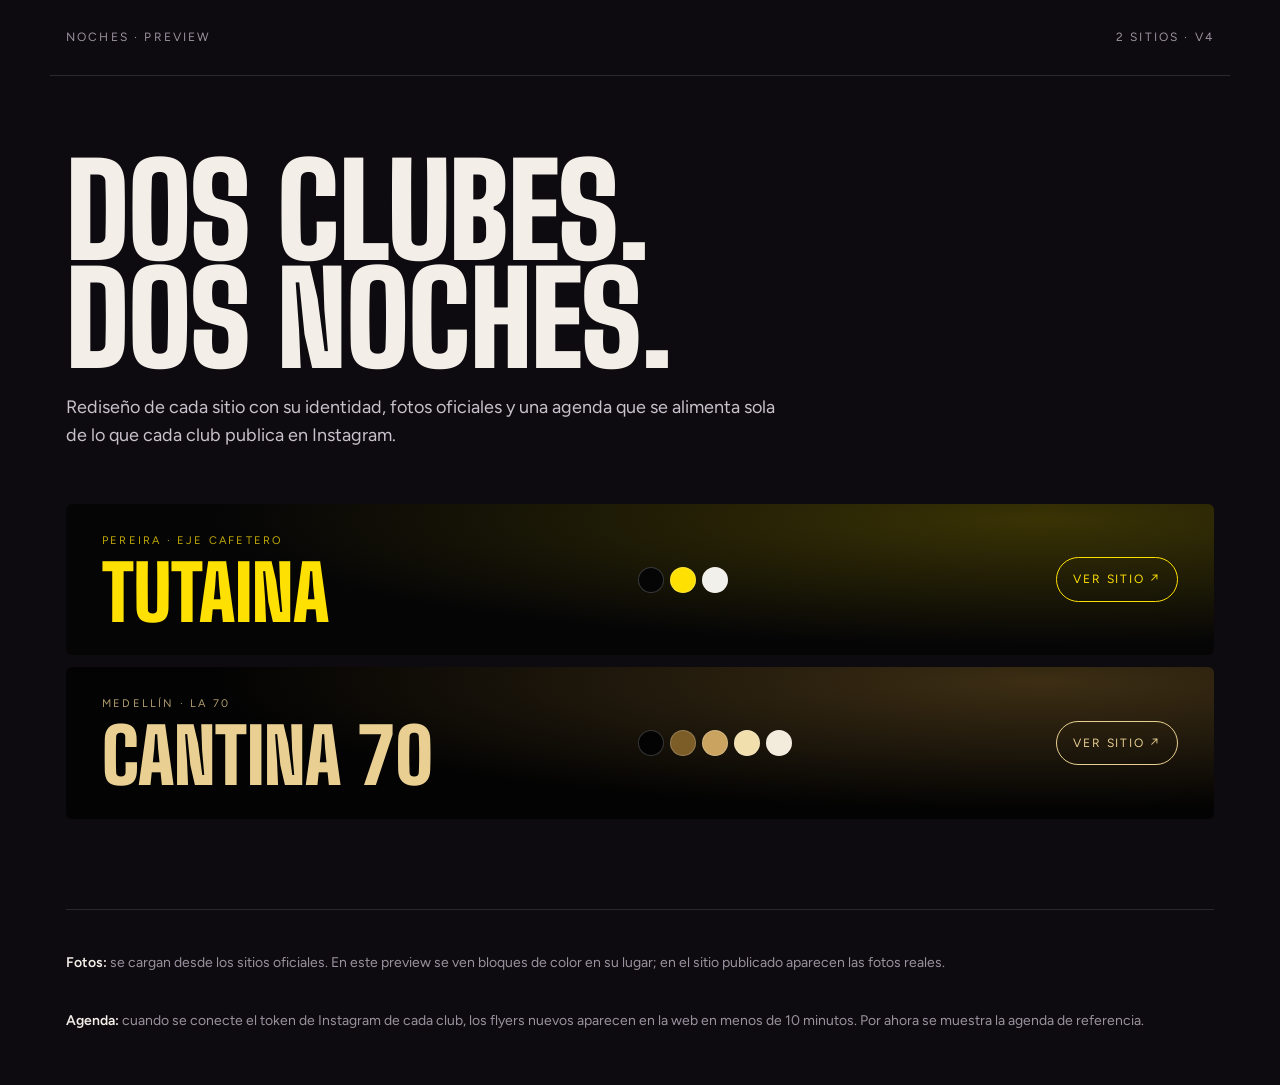
<file: index.html>
<!doctype html>
<html lang="es"><head><meta charset="utf-8"><meta name="viewport" content="width=device-width,initial-scale=1,viewport-fit=cover">
<title>Noches Previews</title>
<meta name="robots" content="noindex">
<meta name="claude:viewport-fit-sides" content="cover">
<link rel="preconnect" href="https://fonts.googleapis.com"><link rel="preconnect" href="https://fonts.gstatic.com" crossorigin>
<link href="https://fonts.googleapis.com/css2?family=Big+Shoulders+Display:wght@700;900&family=Figtree:wght@400;500;600&display=swap" rel="stylesheet">
<link rel="stylesheet" href="css/hub.css"></head>
<body>
<header><div class="wrap"><span>Noches · preview</span><span>2 sitios · v4</span></div></header>
<main class="wrap">
  <section class="intro">
    <h1>Dos clubes.<br>Dos noches.</h1>
    <p>Rediseño de cada sitio con su identidad, fotos oficiales y una agenda que se alimenta sola de lo que cada club publica en Instagram.</p>
  </section>
  <nav class="list" aria-label="Clubes">
    <a class="club tutaina" href="tutaina/index.html"><div><small>Pereira · Eje Cafetero</small><b>Tutaina</b></div><div><div class="sw"><i class="c1"></i><i class="c2"></i><i class="c3"></i></div></div><span class="go">Ver sitio ↗</span></a>
    <a class="club cantina" href="cantina-70/index.html"><div><small>Medellín · La 70</small><b>Cantina 70</b></div><div><div class="sw"><i class="c4"></i><i class="c5"></i><i class="c6"></i><i class="c7"></i><i class="c8"></i></div></div><span class="go">Ver sitio ↗</span></a>
  </nav>
  <section class="note">
    <p><strong>Fotos:</strong> se cargan desde los sitios oficiales. En este preview se ven bloques de color en su lugar; en el sitio publicado aparecen las fotos reales.</p>
    <p><strong>Agenda:</strong> cuando se conecte el token de Instagram de cada club, los flyers nuevos aparecen en la web en menos de 10 minutos. Por ahora se muestra la agenda de referencia.</p>
  </section>
</main>
</body></html>
</file>
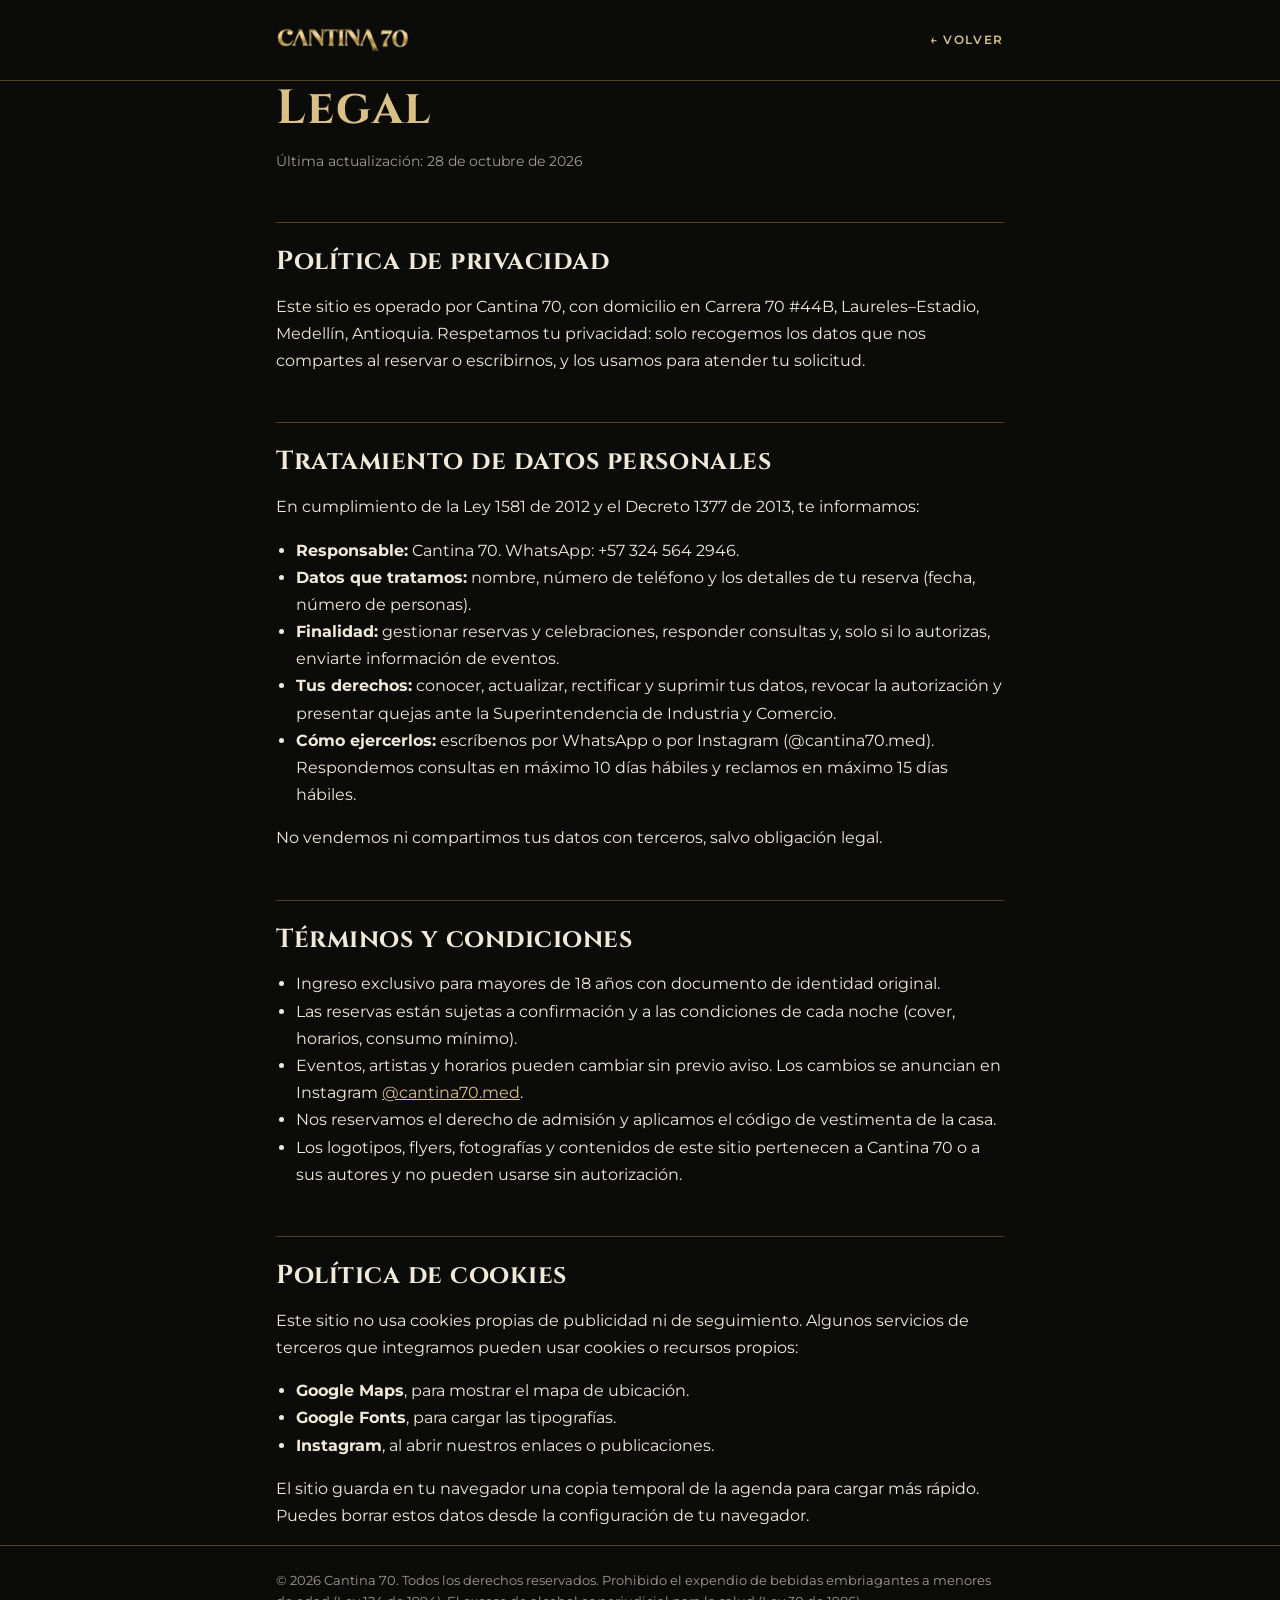
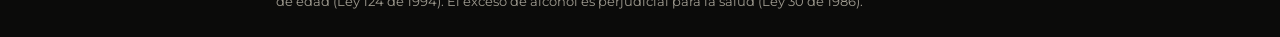
<file: cantina-70/legal.html>
<!doctype html>
<html lang="es-CO">
<head>
<meta charset="utf-8">
<meta name="viewport" content="width=device-width,initial-scale=1,viewport-fit=cover">
<title>Legal | Cantina 70</title>
<meta name="description" content="Política de privacidad, tratamiento de datos personales, términos y condiciones y cookies de Cantina 70.">
<meta name="robots" content="noindex,follow">
<link rel="canonical" href="https://cantina70.com/legal.html">
<link rel="icon" href="img/icon-32.png" sizes="32x32" type="image/png">
<link rel="preconnect" href="https://fonts.googleapis.com"><link rel="preconnect" href="https://fonts.gstatic.com" crossorigin>
<link href="https://fonts.googleapis.com/css2?family=Cinzel:wght@700&family=Montserrat:wght@400;600;700&display=swap" rel="stylesheet">
<link rel="stylesheet" href="css/legal.css">
</head>
<body>
<header><div class="wrap"><a href="index.html" aria-label="Cantina 70, inicio"><img src="img/logo-cantina70.webp" alt="Cantina 70" width="456" height="102"></a><a class="back" href="index.html">← Volver</a></div></header>
<main class="wrap">
  <h1>Legal</h1>
  <p class="muted">Última actualización: 28 de octubre de 2026</p>

  <h2 id="privacidad">Política de privacidad</h2>
  <p>Este sitio es operado por Cantina 70, con domicilio en Carrera 70 #44B, Laureles–Estadio, Medellín, Antioquia. Respetamos tu privacidad: solo recogemos los datos que nos compartes al reservar o escribirnos, y los usamos para atender tu solicitud.</p>

  <h2 id="datos">Tratamiento de datos personales</h2>
  <p>En cumplimiento de la Ley 1581 de 2012 y el Decreto 1377 de 2013, te informamos:</p>
  <ul>
    <li><strong>Responsable:</strong> Cantina 70. WhatsApp: +57 324 564 2946.</li>
    <li><strong>Datos que tratamos:</strong> nombre, número de teléfono y los detalles de tu reserva (fecha, número de personas).</li>
    <li><strong>Finalidad:</strong> gestionar reservas y celebraciones, responder consultas y, solo si lo autorizas, enviarte información de eventos.</li>
    <li><strong>Tus derechos:</strong> conocer, actualizar, rectificar y suprimir tus datos, revocar la autorización y presentar quejas ante la Superintendencia de Industria y Comercio.</li>
    <li><strong>Cómo ejercerlos:</strong> escríbenos por WhatsApp o por Instagram (@cantina70.med). Respondemos consultas en máximo 10 días hábiles y reclamos en máximo 15 días hábiles.</li>
  </ul>
  <p>No vendemos ni compartimos tus datos con terceros, salvo obligación legal.</p>

  <h2 id="terminos">Términos y condiciones</h2>
  <ul>
    <li>Ingreso exclusivo para mayores de 18 años con documento de identidad original.</li>
    <li>Las reservas están sujetas a confirmación y a las condiciones de cada noche (cover, horarios, consumo mínimo).</li>
    <li>Eventos, artistas y horarios pueden cambiar sin previo aviso. Los cambios se anuncian en Instagram <a href="https://www.instagram.com/cantina70.med/" target="_blank" rel="noopener">@cantina70.med</a>.</li>
    <li>Nos reservamos el derecho de admisión y aplicamos el código de vestimenta de la casa.</li>
    <li>Los logotipos, flyers, fotografías y contenidos de este sitio pertenecen a Cantina 70 o a sus autores y no pueden usarse sin autorización.</li>
  </ul>

  <h2 id="cookies">Política de cookies</h2>
  <p>Este sitio no usa cookies propias de publicidad ni de seguimiento. Algunos servicios de terceros que integramos pueden usar cookies o recursos propios:</p>
  <ul>
    <li><strong>Google Maps</strong>, para mostrar el mapa de ubicación.</li>
    <li><strong>Google Fonts</strong>, para cargar las tipografías.</li>
    <li><strong>Instagram</strong>, al abrir nuestros enlaces o publicaciones.</li>
  </ul>
  <p>El sitio guarda en tu navegador una copia temporal de la agenda para cargar más rápido. Puedes borrar estos datos desde la configuración de tu navegador.</p>
</main>
<footer><div class="wrap"><p>© 2026 Cantina 70. Todos los derechos reservados. Prohibido el expendio de bebidas embriagantes a menores de edad (Ley 124 de 1994). El exceso de alcohol es perjudicial para la salud (Ley 30 de 1986).</p></div></footer>
</body>
</html>
</file>
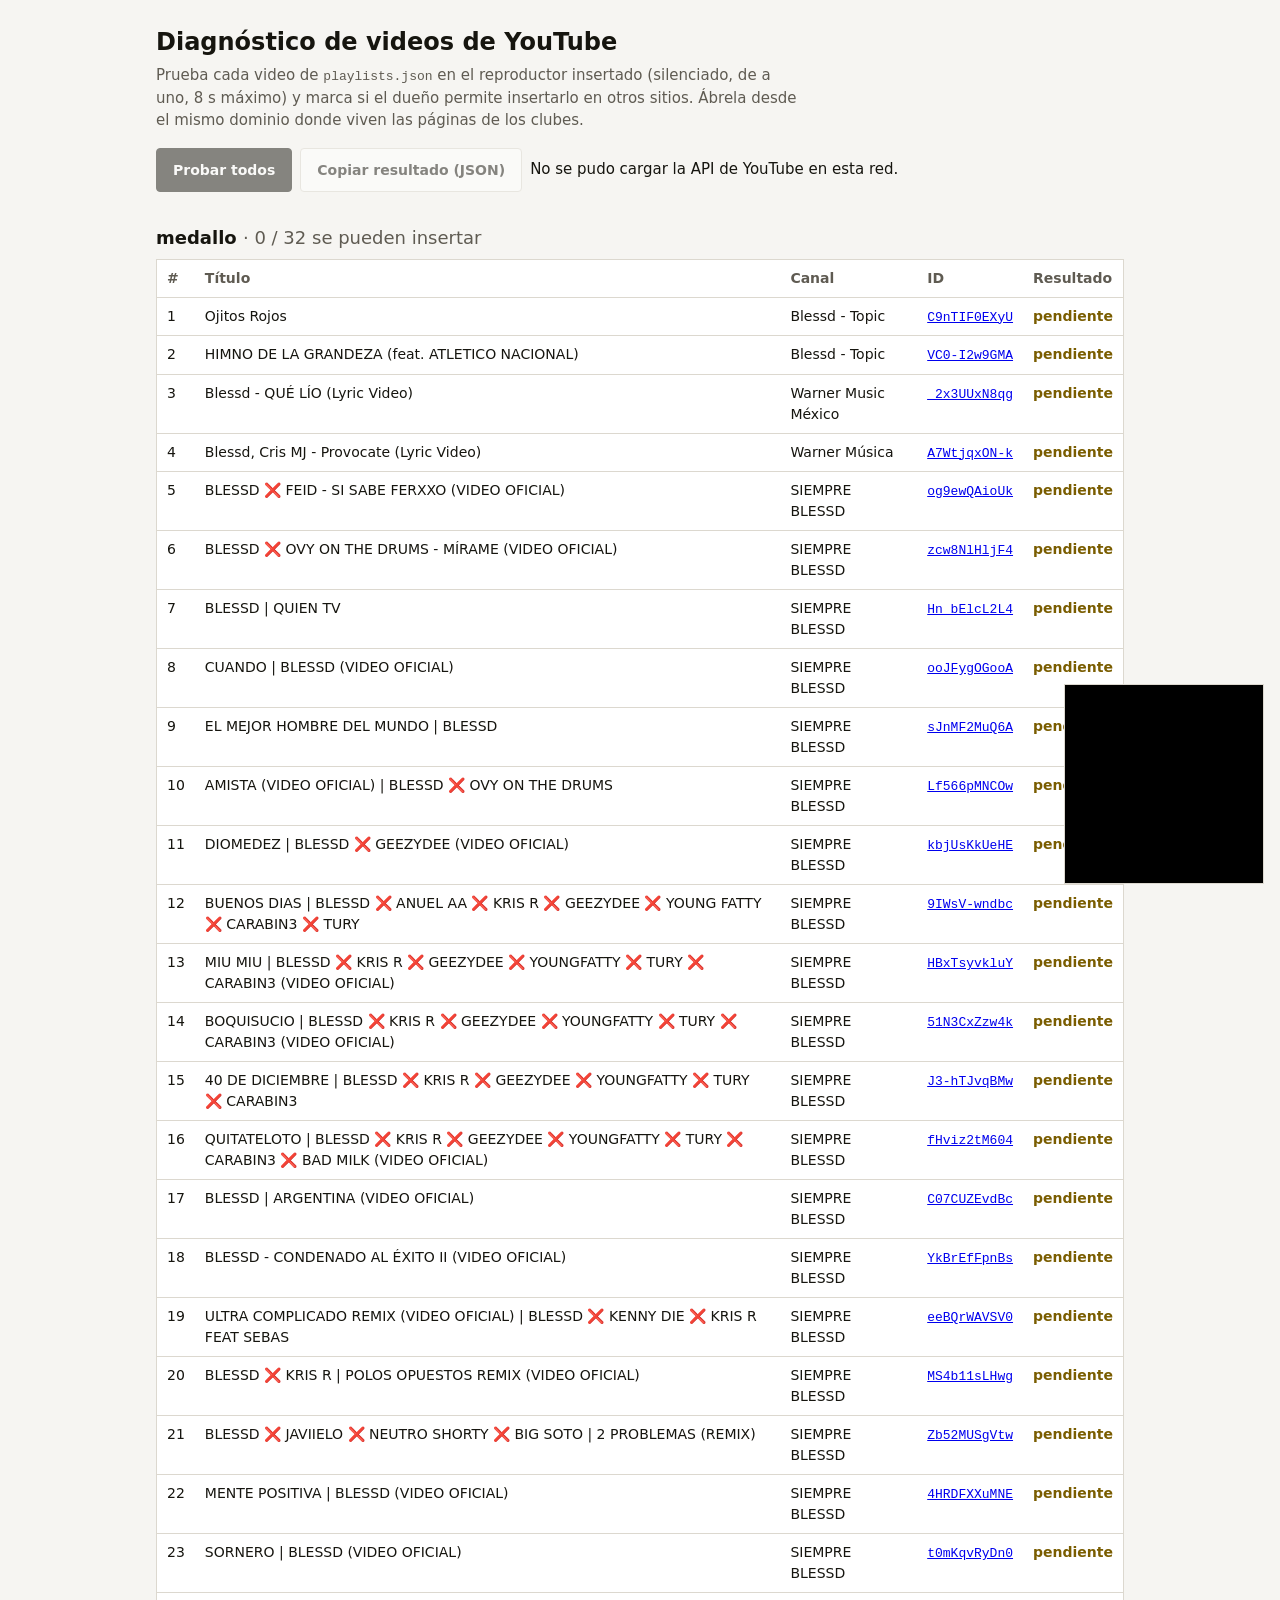
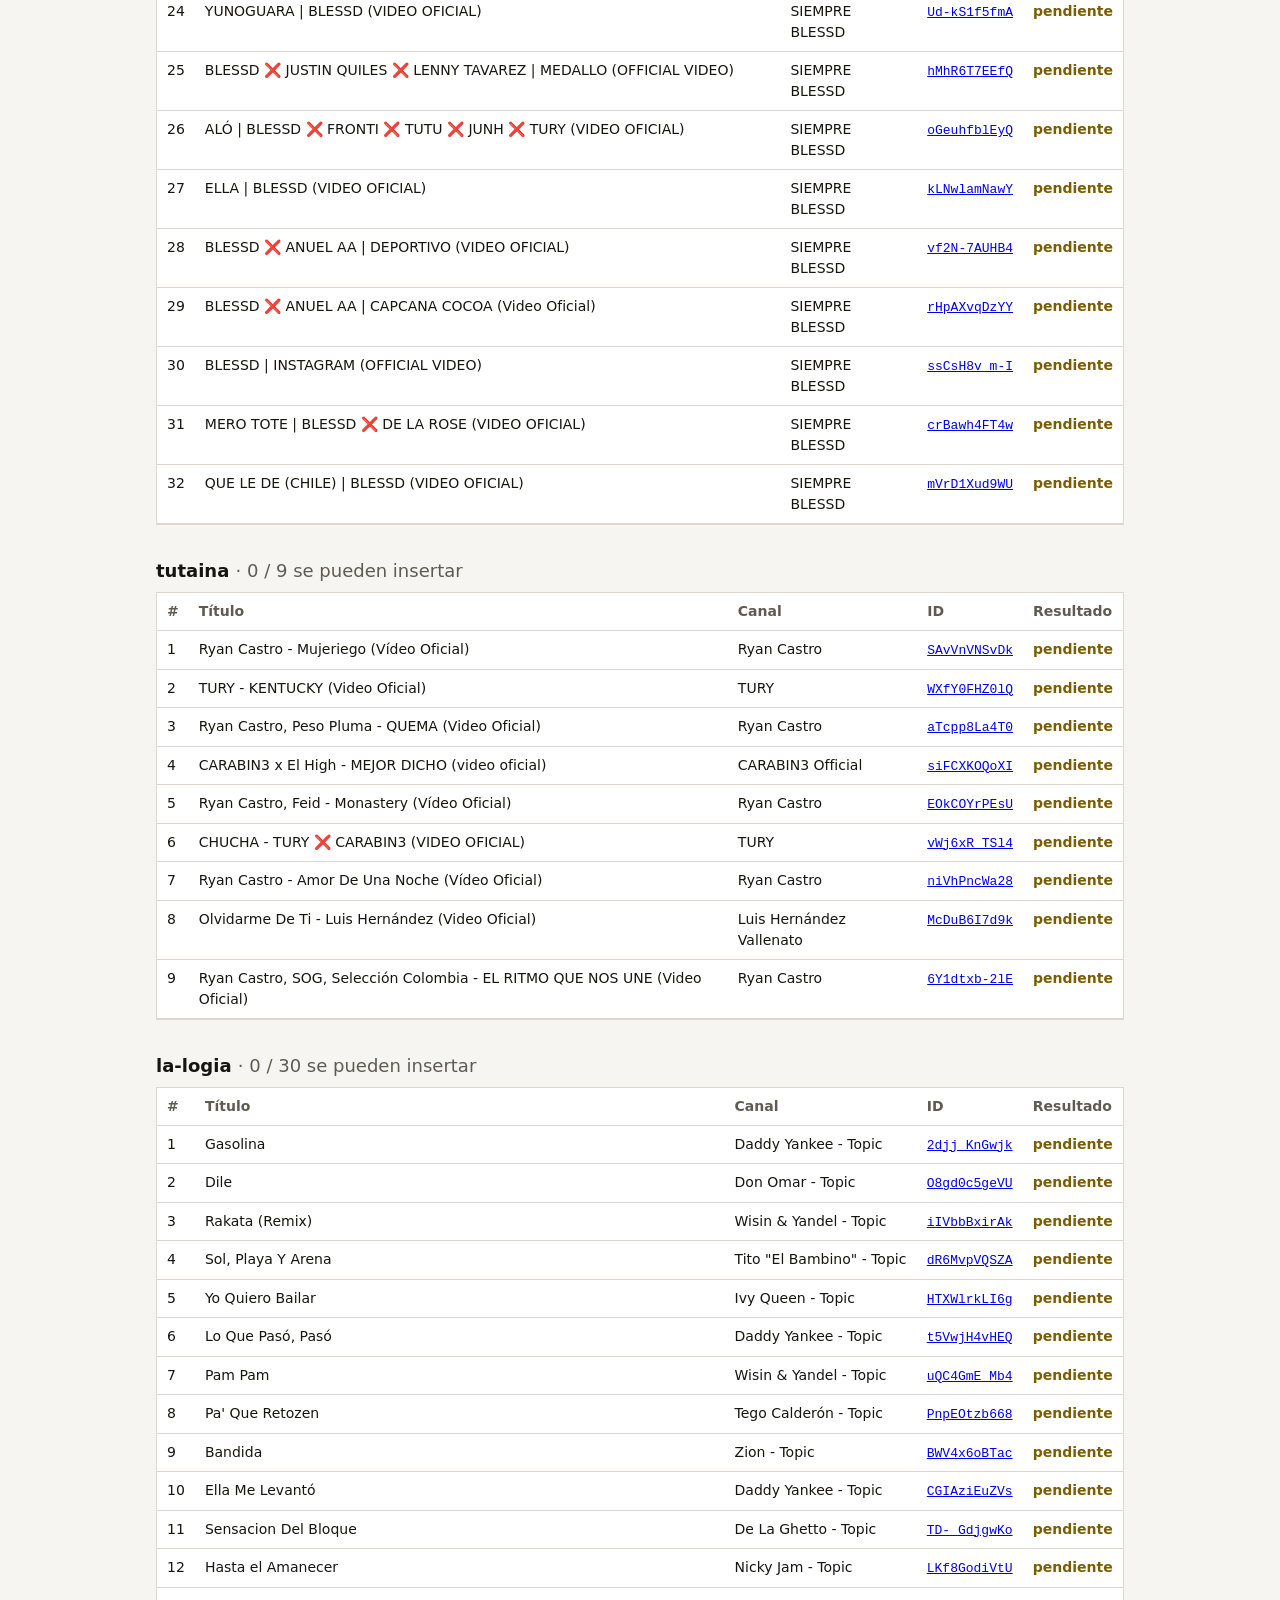
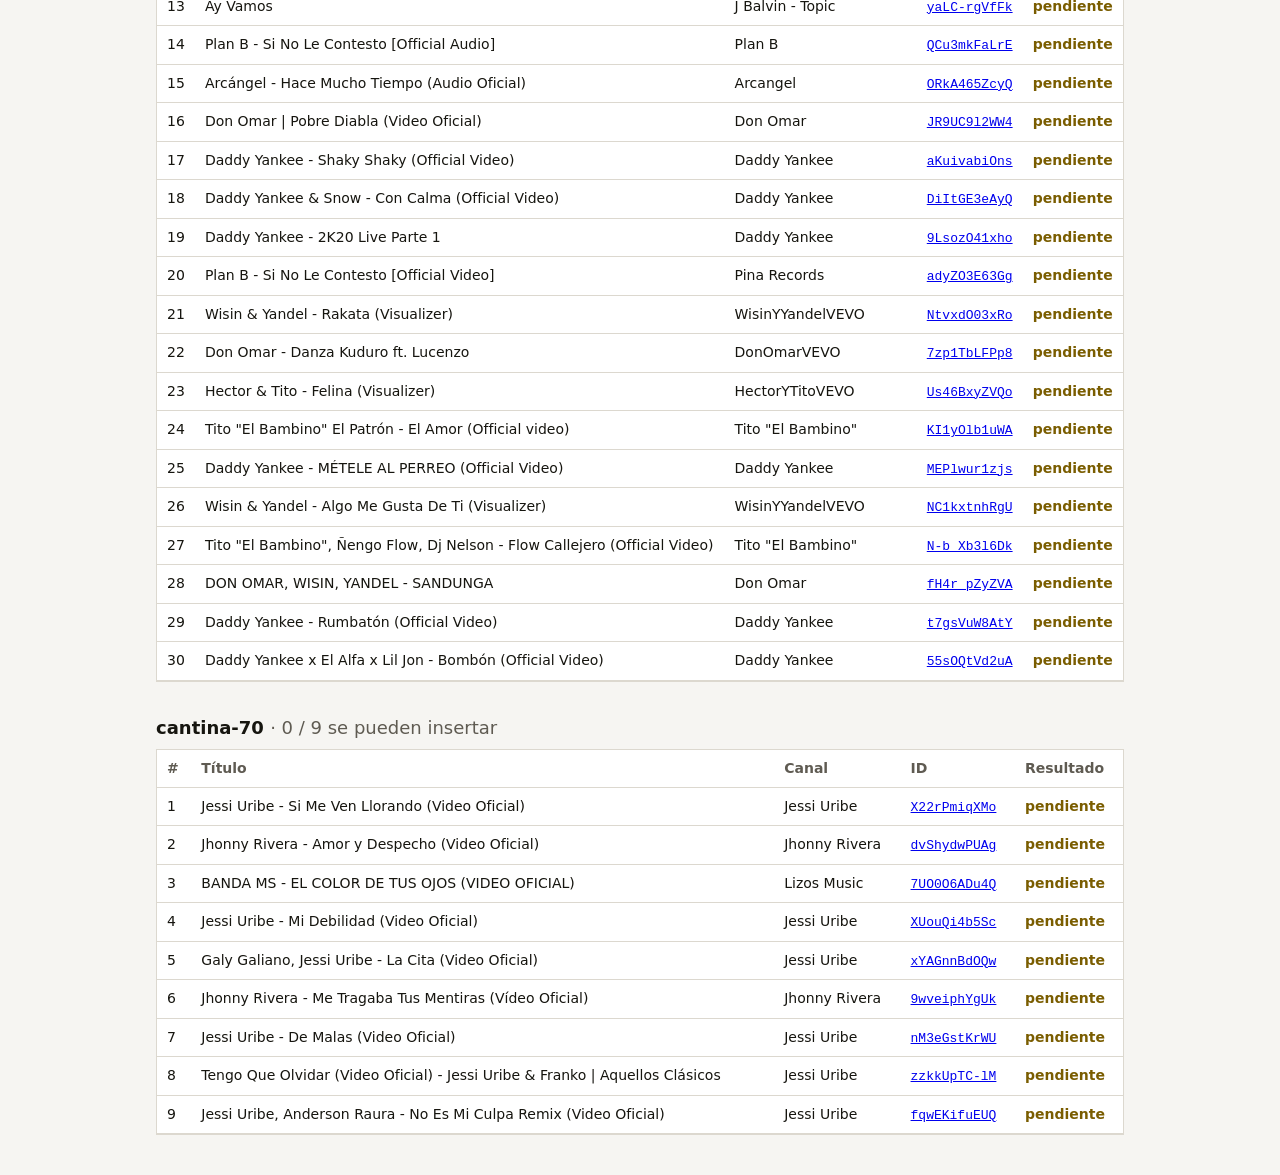
<file: shared/yt-check.html>
<!doctype html>
<html lang="es">
<head>
<meta charset="utf-8">
<meta name="viewport" content="width=device-width,initial-scale=1">
<meta name="robots" content="noindex">
<title>Diagnóstico YouTube</title>
<style>
:root{
  color-scheme:light dark;
  --bg:#f6f5f2;--surface:#fff;--ink:#16150f;--muted:#5f5b52;--rule:#dcd8cf;--ok:#1d6b3a;--bad:#a1281e;--wait:#7a5d00;--accent:#16150f;--on-accent:#fff;
  --font:system-ui,-apple-system,"Segoe UI",Roboto,sans-serif;
}
@media (prefers-color-scheme:dark){:root:not([data-theme="light"]){--bg:#111110;--surface:#1a1a18;--ink:#f1efe9;--muted:#a8a397;--rule:#33322e;--ok:#5fcf8a;--bad:#ff8a7a;--wait:#e0c060;--accent:#f1efe9;--on-accent:#111110}}
:root[data-theme="dark"]{--bg:#111110;--surface:#1a1a18;--ink:#f1efe9;--muted:#a8a397;--rule:#33322e;--ok:#5fcf8a;--bad:#ff8a7a;--wait:#e0c060;--accent:#f1efe9;--on-accent:#111110}
*{box-sizing:border-box}
body{margin:0;background:var(--bg);color:var(--ink);font:15px/1.5 var(--font)}
main{max-width:1000px;margin:0 auto;padding:24px 16px 64px}
h1{font-size:24px;margin:0 0 4px}
h2{font-size:18px;margin:32px 0 8px}
p{margin:0 0 12px;color:var(--muted);max-width:68ch}
.bar{display:flex;flex-wrap:wrap;gap:8px;align-items:center;margin:16px 0}
button{min-height:44px;padding:0 16px;border:1px solid var(--rule);background:var(--surface);color:var(--ink);font:600 14px var(--font);cursor:pointer;border-radius:4px}
button.primary{background:var(--accent);color:var(--on-accent);border-color:var(--accent)}
button:disabled{opacity:.5;cursor:default}
button:focus-visible{outline:2px solid var(--ink);outline-offset:2px}
#status{font-variant-numeric:tabular-nums}
.wrap{overflow-x:auto;border:1px solid var(--rule);background:var(--surface)}
table{width:100%;border-collapse:collapse;font-size:14px}
th,td{text-align:left;padding:8px 10px;border-bottom:1px solid var(--rule);vertical-align:top}
th{font-weight:600;color:var(--muted)}
td.r{white-space:nowrap;font-weight:600}
.ok{color:var(--ok)}.bad{color:var(--bad)}.wait{color:var(--wait)}
code{font-size:13px}
#stage{position:fixed;right:16px;bottom:16px;width:200px;height:200px;border:1px solid var(--rule);background:#000}
#stage>*{width:200px;height:200px;display:block}
@media(max-width:600px){#stage{position:static;margin:16px 0}}
</style>
</head>
<body>
<main>
  <h1>Diagnóstico de videos de YouTube</h1>
  <p>Prueba cada video de <code>playlists.json</code> en el reproductor insertado (silenciado, de a uno, 8&nbsp;s máximo) y marca si el dueño permite insertarlo en otros sitios. Ábrela desde el mismo dominio donde viven las páginas de los clubes.</p>
  <div class="bar">
    <button class="primary" id="run" type="button" disabled>Probar todos</button>
    <button id="copy" type="button" disabled>Copiar resultado (JSON)</button>
    <span id="status" role="status" aria-live="polite">Cargando lista…</span>
  </div>
  <div id="out"></div>
  <div id="stage" aria-hidden="true"><div id="probe"></div></div>
</main>
<script>
(function () {
  "use strict";
  var LIST = null, RES = {}, ytReady = false, running = false;
  var $ = function (id) { return document.getElementById(id); };
  var CODES = { 2: "parámetro inválido", 5: "error HTML5", 100: "no existe o es privado", 101: "inserción desactivada", 150: "inserción desactivada", 153: "falta referer / bloqueado" };

  function esc(s) { return String(s).replace(/[&<>"]/g, function (c) { return { "&": "&amp;", "<": "&lt;", ">": "&gt;", '"': "&quot;" }[c]; }); }
  function status(t) { $("status").textContent = t; }

  function draw() {
    var h = "";
    Object.keys(LIST).forEach(function (club) {
      var rows = LIST[club], ok = 0;
      rows.forEach(function (t) { var r = RES[t.id]; if (r && r.ok) ok++; });
      h += "<h2>" + esc(club) + ' <span style="font-weight:400;color:var(--muted)">· ' + ok + " / " + rows.length + " se pueden insertar</span></h2>";
      h += '<div class="wrap"><table><thead><tr><th>#</th><th>Título</th><th>Canal</th><th>ID</th><th>Resultado</th></tr></thead><tbody>';
      rows.forEach(function (t, i) {
        var r = RES[t.id], cell = '<span class="wait">pendiente</span>';
        if (r) cell = r.ok ? '<span class="ok">✅ se puede insertar</span>'
          : r.code === "timeout" ? '<span class="wait">⏱ sin respuesta (8 s)</span>'
          : '<span class="bad">❌ ' + esc(r.code) + (CODES[r.code] ? " · " + CODES[r.code] : "") + "</span>";
        h += "<tr><td>" + (i + 1) + "</td><td>" + esc(t.title) + "</td><td>" + esc(t.channel) + '</td><td><a href="https://www.youtube.com/watch?v=' + encodeURIComponent(t.id) + '" target="_blank" rel="noopener"><code>' + esc(t.id) + '</code></a></td><td class="r">' + cell + "</td></tr>";
      });
      h += "</tbody></table></div>";
    });
    $("out").innerHTML = h;
  }

  function probe(id) {
    return new Promise(function (resolve) {
      var done = false, player = null;
      var slot = document.createElement("div"); $("stage").innerHTML = ""; $("stage").appendChild(slot);
      function finish(r) {
        if (done) return; done = true; clearTimeout(to);
        try { player && player.destroy(); } catch (e) {}
        resolve(r);
      }
      var to = setTimeout(function () { finish({ ok: false, code: "timeout" }); }, 8000);
      try {
        player = new YT.Player(slot, {
          host: "https://www.youtube-nocookie.com", width: 200, height: 200, videoId: id,
          playerVars: { autoplay: 1, mute: 1, playsinline: 1, rel: 0, modestbranding: 1, origin: location.origin },
          events: {
            onReady: function (e) { try { e.target.mute(); e.target.playVideo(); } catch (x) {} },
            onStateChange: function (e) { if (e.data === 1) finish({ ok: true }); },
            onError: function (e) { finish({ ok: false, code: e.data }); }
          }
        });
      } catch (e) { finish({ ok: false, code: "api" }); }
    });
  }

  function run() {
    if (running || !ytReady || !LIST) return;
    running = true; $("run").disabled = true; RES = {}; draw();
    var queue = [];
    Object.keys(LIST).forEach(function (c) { LIST[c].forEach(function (t) { queue.push(t); }); });
    var n = 0;
    (function step() {
      if (!queue.length) { running = false; $("run").disabled = false; $("copy").disabled = false; status("Listo: " + n + " videos probados."); $("stage").innerHTML = ""; return; }
      var t = queue.shift(); n++;
      status("Probando " + n + "… " + t.title);
      probe(t.id).then(function (r) { RES[t.id] = r; draw(); setTimeout(step, 300); });
    })();
  }

  function result() {
    var out = {};
    Object.keys(LIST).forEach(function (c) {
      out[c] = LIST[c].map(function (t) { var r = RES[t.id] || {}; return { id: t.id, title: t.title, channel: t.channel, ok: !!r.ok, code: r.ok ? null : (r.code == null ? "pendiente" : r.code) }; });
    });
    return JSON.stringify({ checkedAt: new Date().toISOString(), origin: location.origin, userAgent: navigator.userAgent, clubs: out }, null, 2);
  }
  function copy() {
    var txt = result();
    function fallback() {
      var ta = document.createElement("textarea"); ta.value = txt; ta.setAttribute("readonly", ""); ta.style.position = "fixed"; ta.style.opacity = "0";
      document.body.appendChild(ta); ta.select();
      var ok = false; try { ok = document.execCommand("copy"); } catch (e) {}
      document.body.removeChild(ta); status(ok ? "Resultado copiado." : "No se pudo copiar automáticamente.");
    }
    if (navigator.clipboard && navigator.clipboard.writeText) navigator.clipboard.writeText(txt).then(function () { status("Resultado copiado."); }, fallback);
    else fallback();
  }

  $("run").addEventListener("click", run);
  $("copy").addEventListener("click", copy);

  fetch("playlists.json", { cache: "no-store" }).then(function (r) { if (!r.ok) throw new Error(r.status); return r.json(); })
    .then(function (j) { LIST = j; draw(); ready(); })
    .catch(function () { status("No se pudo leer playlists.json (ábrela desde el servidor, junto a ese archivo)."); });

  function ready() { if (LIST && ytReady) { $("run").disabled = false; status("Lista y YouTube listos. Pulsa “Probar todos”."); } }
  window.onYouTubeIframeAPIReady = function () { ytReady = true; ready(); };
  var s = document.createElement("script"); s.src = "https://www.youtube.com/iframe_api";
  s.onerror = function () { status("No se pudo cargar la API de YouTube en esta red."); };
  document.head.appendChild(s);
  setTimeout(function () { if (!ytReady) status("La API de YouTube no respondió en 8 s."); }, 8000);
})();
</script>
</body>
</html>
</file>
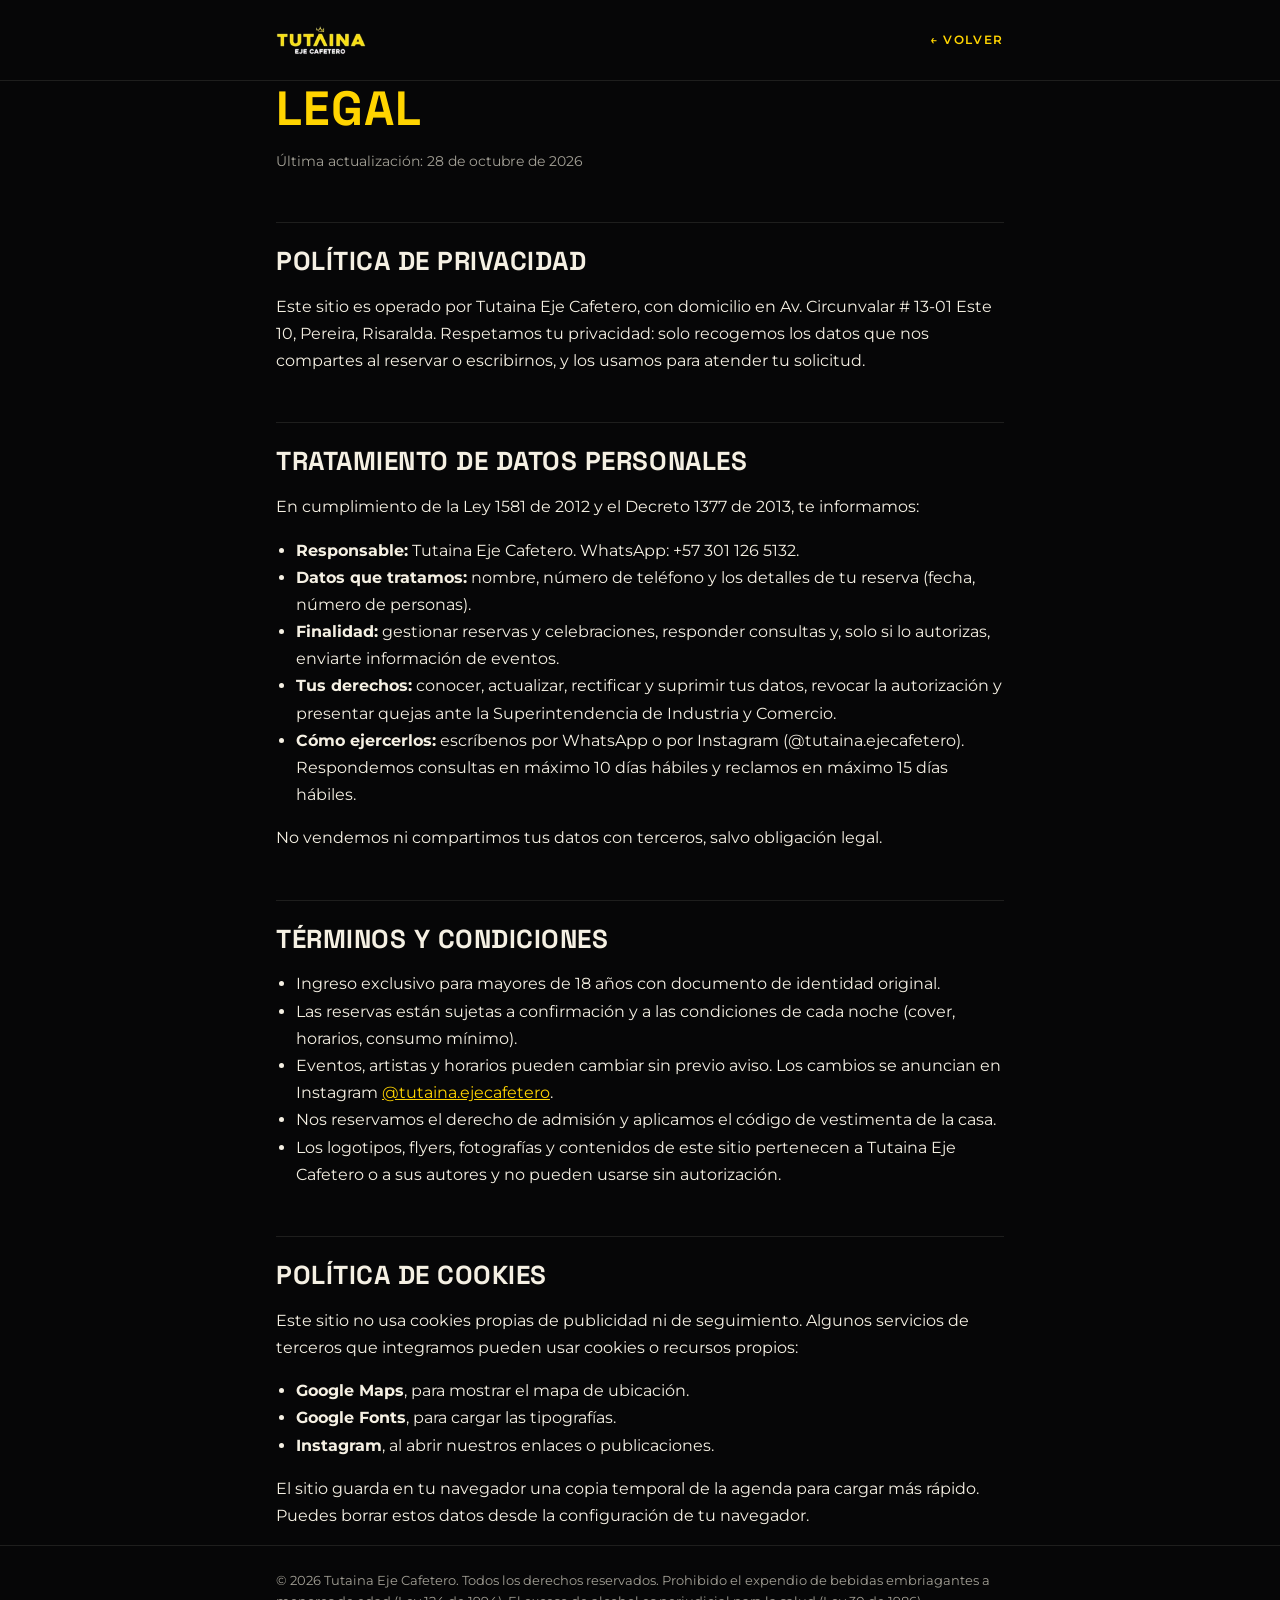
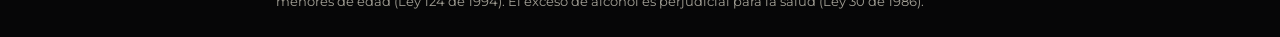
<file: tutaina/legal.html>
<!doctype html>
<html lang="es-CO">
<head>
<meta charset="utf-8">
<meta name="viewport" content="width=device-width,initial-scale=1,viewport-fit=cover">
<title>Legal | Tutaina Eje Cafetero</title>
<meta name="description" content="Política de privacidad, tratamiento de datos personales, términos y condiciones y cookies de Tutaina Eje Cafetero.">
<meta name="robots" content="noindex,follow">
<link rel="canonical" href="https://discotecatutaina.com/legal.html">
<link rel="icon" href="img/icon-32.png" sizes="32x32" type="image/png">
<link rel="preconnect" href="https://fonts.googleapis.com"><link rel="preconnect" href="https://fonts.gstatic.com" crossorigin>
<link href="https://fonts.googleapis.com/css2?family=Space+Grotesk:wght@700&family=Montserrat:wght@400;600;700&display=swap" rel="stylesheet">
<link rel="stylesheet" href="css/legal.css">
</head>
<body>
<header><div class="wrap"><a href="index.html" aria-label="Tutaina Eje Cafetero, inicio"><img src="img/logo-tutaina.webp" alt="Tutaina Eje Cafetero" width="566" height="188"></a><a class="back" href="index.html">← Volver</a></div></header>
<main class="wrap">
  <h1>Legal</h1>
  <p class="muted">Última actualización: 28 de octubre de 2026</p>

  <h2 id="privacidad">Política de privacidad</h2>
  <p>Este sitio es operado por Tutaina Eje Cafetero, con domicilio en Av. Circunvalar # 13-01 Este 10, Pereira, Risaralda. Respetamos tu privacidad: solo recogemos los datos que nos compartes al reservar o escribirnos, y los usamos para atender tu solicitud.</p>

  <h2 id="datos">Tratamiento de datos personales</h2>
  <p>En cumplimiento de la Ley 1581 de 2012 y el Decreto 1377 de 2013, te informamos:</p>
  <ul>
    <li><strong>Responsable:</strong> Tutaina Eje Cafetero. WhatsApp: +57 301 126 5132.</li>
    <li><strong>Datos que tratamos:</strong> nombre, número de teléfono y los detalles de tu reserva (fecha, número de personas).</li>
    <li><strong>Finalidad:</strong> gestionar reservas y celebraciones, responder consultas y, solo si lo autorizas, enviarte información de eventos.</li>
    <li><strong>Tus derechos:</strong> conocer, actualizar, rectificar y suprimir tus datos, revocar la autorización y presentar quejas ante la Superintendencia de Industria y Comercio.</li>
    <li><strong>Cómo ejercerlos:</strong> escríbenos por WhatsApp o por Instagram (@tutaina.ejecafetero). Respondemos consultas en máximo 10 días hábiles y reclamos en máximo 15 días hábiles.</li>
  </ul>
  <p>No vendemos ni compartimos tus datos con terceros, salvo obligación legal.</p>

  <h2 id="terminos">Términos y condiciones</h2>
  <ul>
    <li>Ingreso exclusivo para mayores de 18 años con documento de identidad original.</li>
    <li>Las reservas están sujetas a confirmación y a las condiciones de cada noche (cover, horarios, consumo mínimo).</li>
    <li>Eventos, artistas y horarios pueden cambiar sin previo aviso. Los cambios se anuncian en Instagram <a href="https://www.instagram.com/tutaina.ejecafetero/" target="_blank" rel="noopener">@tutaina.ejecafetero</a>.</li>
    <li>Nos reservamos el derecho de admisión y aplicamos el código de vestimenta de la casa.</li>
    <li>Los logotipos, flyers, fotografías y contenidos de este sitio pertenecen a Tutaina Eje Cafetero o a sus autores y no pueden usarse sin autorización.</li>
  </ul>

  <h2 id="cookies">Política de cookies</h2>
  <p>Este sitio no usa cookies propias de publicidad ni de seguimiento. Algunos servicios de terceros que integramos pueden usar cookies o recursos propios:</p>
  <ul>
    <li><strong>Google Maps</strong>, para mostrar el mapa de ubicación.</li>
    <li><strong>Google Fonts</strong>, para cargar las tipografías.</li>
    <li><strong>Instagram</strong>, al abrir nuestros enlaces o publicaciones.</li>
  </ul>
  <p>El sitio guarda en tu navegador una copia temporal de la agenda para cargar más rápido. Puedes borrar estos datos desde la configuración de tu navegador.</p>
</main>
<footer><div class="wrap"><p>© 2026 Tutaina Eje Cafetero. Todos los derechos reservados. Prohibido el expendio de bebidas embriagantes a menores de edad (Ley 124 de 1994). El exceso de alcohol es perjudicial para la salud (Ley 30 de 1986).</p></div></footer>
</body>
</html>
</file>
<file: css/hub.css>
:root{--ink:#0d0b10;--paper:#f3eee8;--mute:#9a929f;--line:#ffffff1f;--display:"Big Shoulders Display",Impact,"Arial Narrow",sans-serif;--body:Figtree,system-ui,sans-serif;color-scheme:dark}
*{box-sizing:border-box}
body{margin:0;background:var(--ink);color:var(--paper);font:16px/1.55 var(--body)}
.wrap{max-width:1180px;margin:auto;padding-left:max(16px,env(safe-area-inset-left,0px));padding-right:max(16px,env(safe-area-inset-right,0px))}
header .wrap{padding-block:28px;display:flex;justify-content:space-between;gap:16px;flex-wrap:wrap;font-size:12px;letter-spacing:.18em;text-transform:uppercase;color:var(--mute);border-bottom:1px solid var(--line)}
.intro{padding-block:9vh 6vh;display:grid;gap:20px}
h1{font-family:var(--display);font-weight:900;font-size:clamp(56px,10vw,132px);line-height:.85;letter-spacing:-.01em;margin:0;text-transform:uppercase;text-wrap:balance}
.intro p{max-width:60ch;color:#c9c1cc;margin:0;font-size:18px}
.list{display:grid;gap:12px;padding-block:0 10vh}
.club{display:grid;grid-template-columns:minmax(0,1.3fr) minmax(0,1fr) auto;align-items:center;gap:24px;padding:28px clamp(18px,3vw,36px);border-radius:6px;text-decoration:none;color:var(--fg);background:var(--bg);position:relative;overflow:hidden;transition:transform .25s ease}
.club:hover{transform:translateY(-3px)}
.club:focus-visible{outline:3px solid var(--paper);outline-offset:3px}
.club b{font-family:var(--display);font-weight:900;font-size:clamp(40px,6vw,76px);line-height:.9;text-transform:uppercase;display:block}
.club small{display:block;font-size:11px;letter-spacing:.2em;text-transform:uppercase;opacity:.75;margin-bottom:10px}
.club p{margin:0;font-size:14px;opacity:.85;max-width:44ch}
.sw{display:flex;gap:6px;flex-wrap:wrap}
.sw i{width:26px;height:26px;border-radius:50%;border:1px solid #ffffff33;display:block}
.go{font-size:12px;letter-spacing:.16em;text-transform:uppercase;white-space:nowrap;border:1px solid currentColor;padding:12px 16px;border-radius:999px}
.tutaina{--bg:radial-gradient(120% 140% at 85% 10%,#3a3305,#050506 60%);--fg:#fee003}
.cantina{--bg:radial-gradient(120% 140% at 85% 10%,#3d2e14,#030303 60%);--fg:#e9cf91}
.note{border-top:1px solid var(--line);padding-block:28px 40px;color:var(--mute);font-size:14px;display:grid;gap:8px}
.note strong{color:var(--paper);font-weight:600}
@media (max-width:760px){.club{grid-template-columns:1fr;gap:16px}.go{justify-self:start}}
@media (prefers-reduced-motion:reduce){.club{transition:none}.club:hover{transform:none}}
.sw .c1{background:#050506}
.sw .c2{background:#fee003}
.sw .c3{background:#f2f0ea}
.sw .c4{background:#030303}
.sw .c5{background:#7c5c27}
.sw .c6{background:#c9a35f}
.sw .c7{background:#f2dfae}
.sw .c8{background:#f3ebdc}
</file>
<file: cantina-70/css/legal.css>
:root{--bg:#0B0B0A;--ink:#F1EADA;--muted:#A09C91;--acc:#D9C087;--line:#52411F;color-scheme:dark}
*{box-sizing:border-box}
body{margin:0;background:var(--bg);color:var(--ink);font:400 16px/1.7 "Montserrat",Arial,sans-serif}
.wrap{max-width:760px;margin:0 auto;padding:0 max(16px,env(safe-area-inset-right,0px)) 0 max(16px,env(safe-area-inset-left,0px))}
header{border-bottom:1px solid var(--line);padding:18px 0}
header .wrap{display:flex;justify-content:space-between;align-items:center;gap:16px}
header img{height:30px;width:auto;display:block}
header a.back{color:var(--acc);font:600 12px/1 "Montserrat",Arial,sans-serif;letter-spacing:.14em;text-transform:uppercase;text-decoration:none;min-height:44px;display:inline-flex;align-items:center}
main{padding:clamp(40px,6vw,72px) 0}
h1,h2{font-family:"Cinzel","Trajan Pro",Georgia,serif;font-weight:700;text-transform:none;letter-spacing:.02em;line-height:1.15;margin:0}
h1{font-size:clamp(32px,5vw,48px);color:var(--acc)}
h2{font-size:clamp(20px,2.6vw,26px);margin:48px 0 12px;padding-top:24px;border-top:1px solid var(--line);scroll-margin-top:24px}
p,li{color:var(--ink)} .muted{color:var(--muted);font-size:14px}
ul{padding-left:20px} a{color:var(--acc)}
footer{border-top:1px solid var(--line);padding:24px 0 calc(24px + env(safe-area-inset-bottom,0px))}
footer p{margin:0;font-size:12.5px;color:var(--muted)}
</file>
<file: tutaina/css/legal.css>
:root{--bg:#060607;--ink:#f5f0e3;--muted:#a3a096;--acc:#ffd400;--line:rgba(245,240,227,.1);color-scheme:dark}
*{box-sizing:border-box}
body{margin:0;background:var(--bg);color:var(--ink);font:400 16px/1.7 "Montserrat",Arial,sans-serif}
.wrap{max-width:760px;margin:0 auto;padding:0 max(16px,env(safe-area-inset-right,0px)) 0 max(16px,env(safe-area-inset-left,0px))}
header{border-bottom:1px solid var(--line);padding:18px 0}
header .wrap{display:flex;justify-content:space-between;align-items:center;gap:16px}
header img{height:30px;width:auto;display:block}
header a.back{color:var(--acc);font:600 12px/1 "Montserrat",Arial,sans-serif;letter-spacing:.14em;text-transform:uppercase;text-decoration:none;min-height:44px;display:inline-flex;align-items:center}
main{padding:clamp(40px,6vw,72px) 0}
h1,h2{font-family:"Space Grotesk","Helvetica Neue",Arial,sans-serif;font-weight:700;text-transform:uppercase;letter-spacing:.02em;line-height:1.15;margin:0}
h1{font-size:clamp(32px,5vw,48px);color:var(--acc)}
h2{font-size:clamp(20px,2.6vw,26px);margin:48px 0 12px;padding-top:24px;border-top:1px solid var(--line);scroll-margin-top:24px}
p,li{color:var(--ink)} .muted{color:var(--muted);font-size:14px}
ul{padding-left:20px} a{color:var(--acc)}
footer{border-top:1px solid var(--line);padding:24px 0 calc(24px + env(safe-area-inset-bottom,0px))}
footer p{margin:0;font-size:12.5px;color:var(--muted)}
</file>
